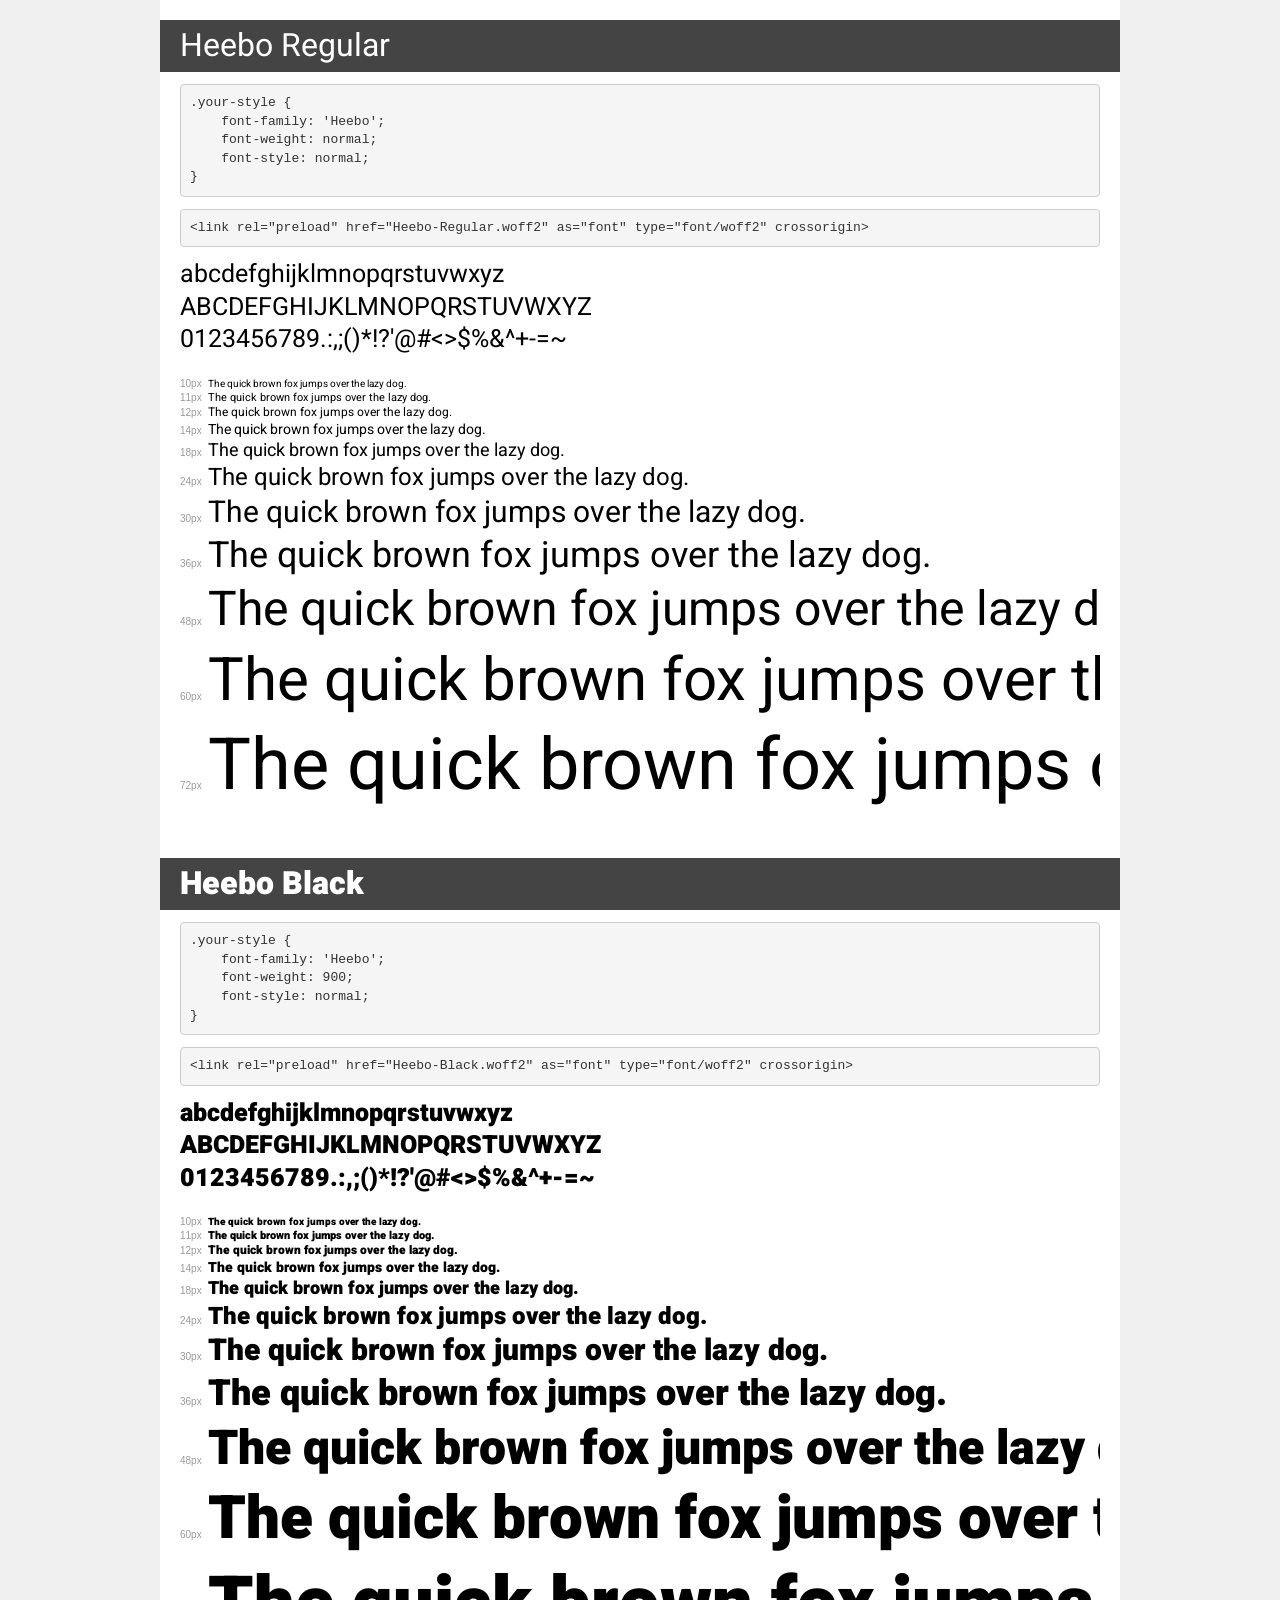
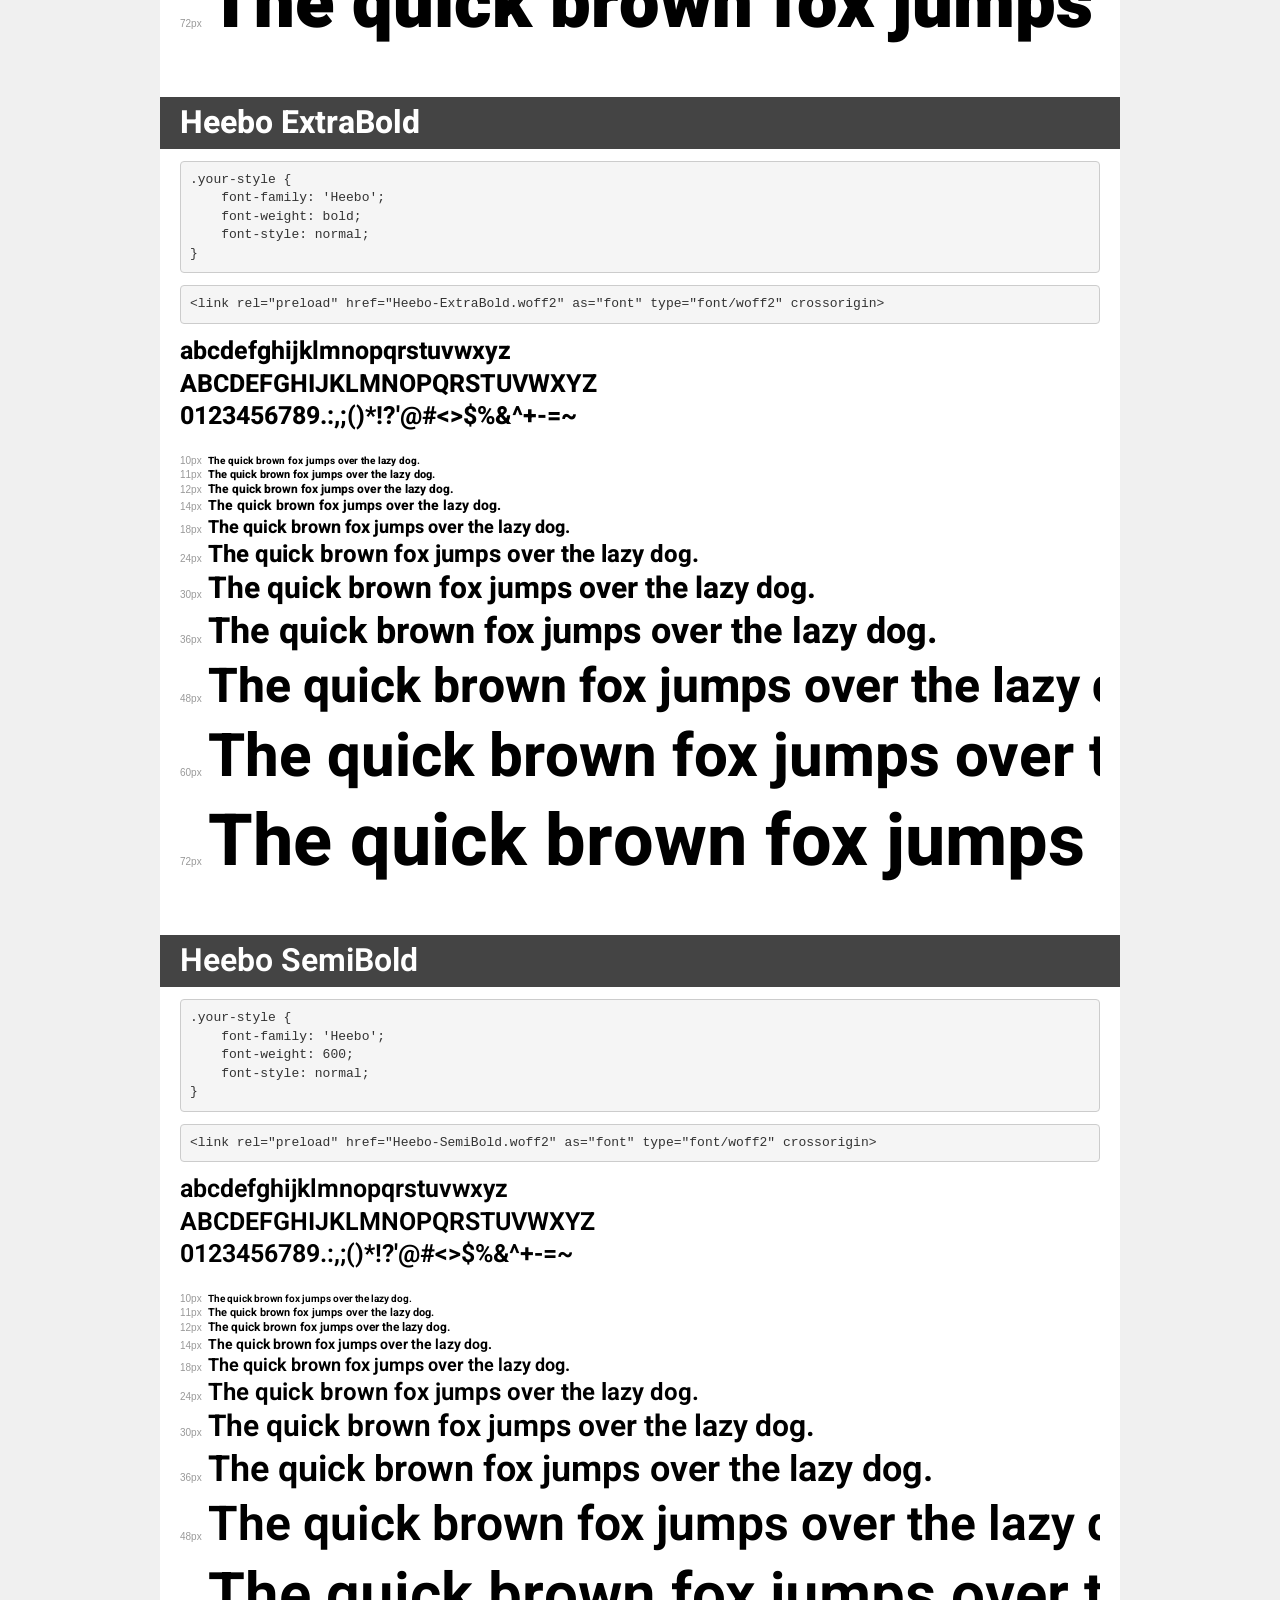
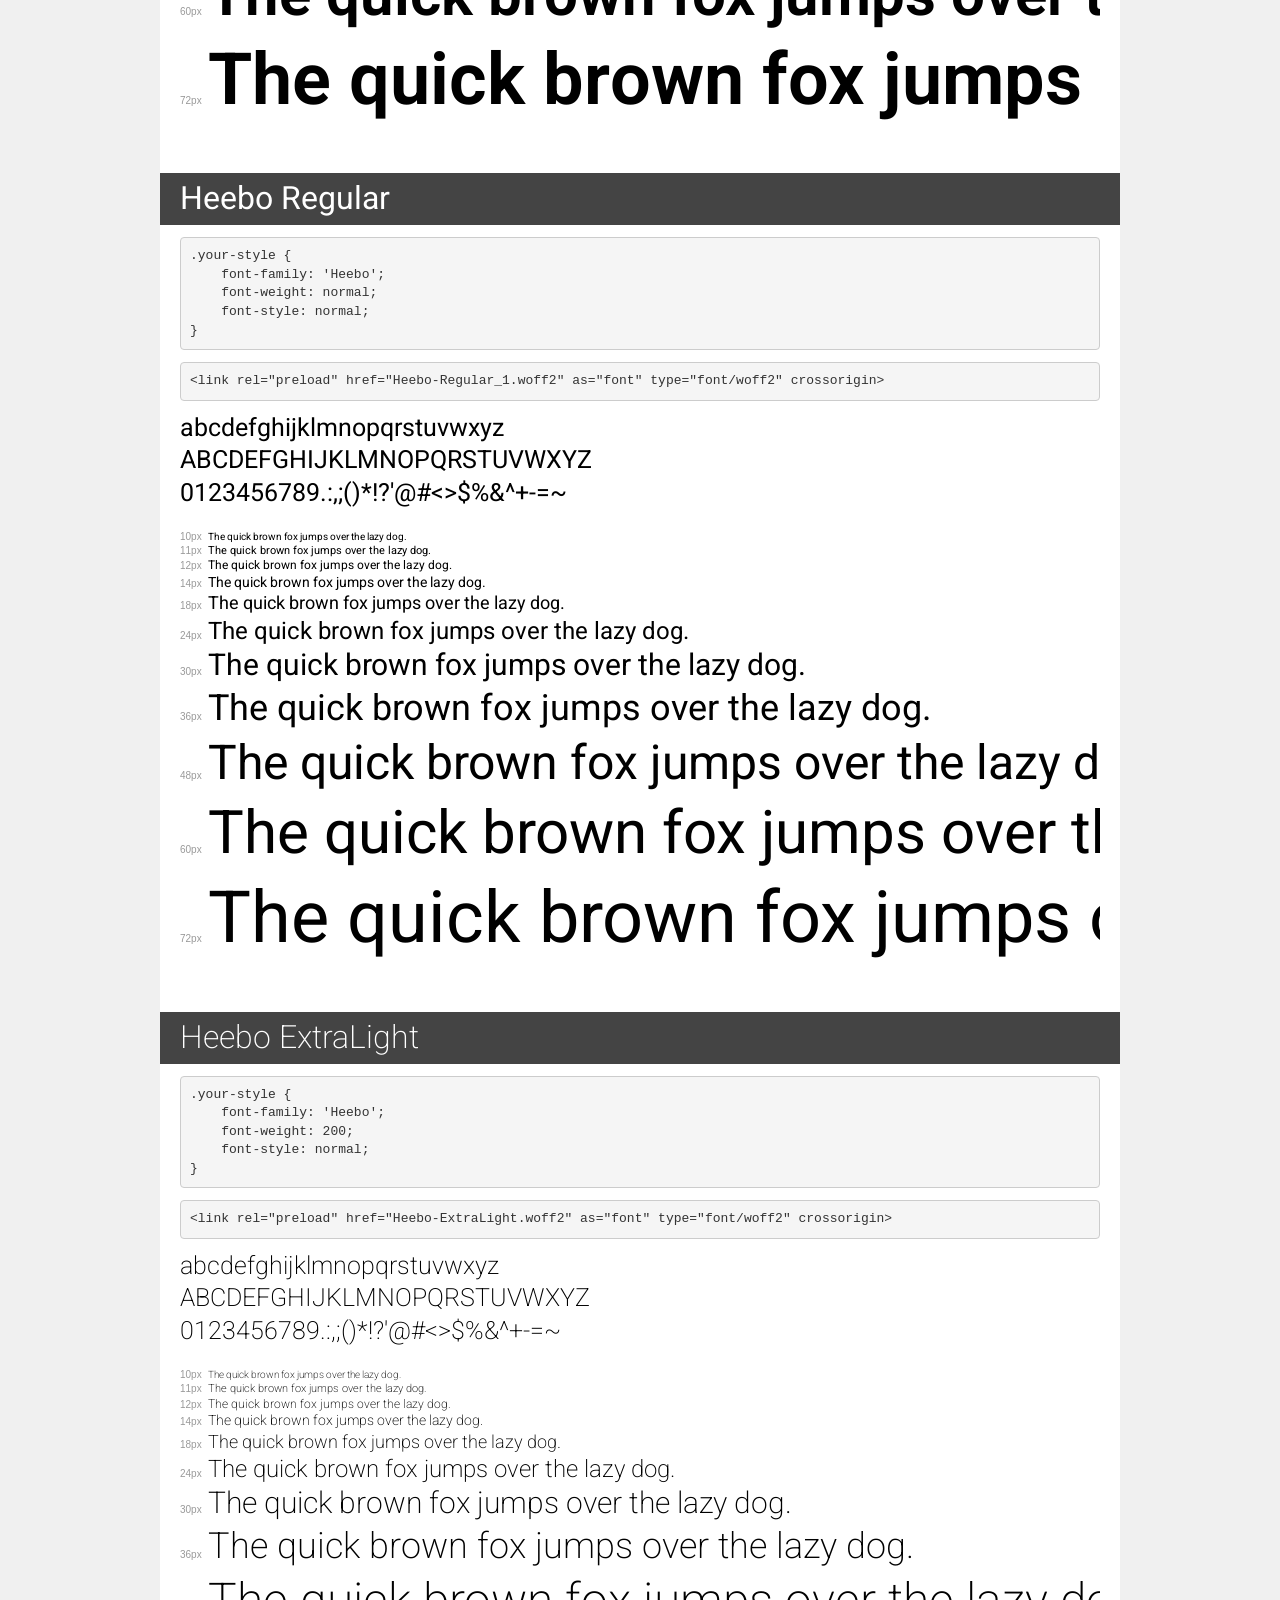
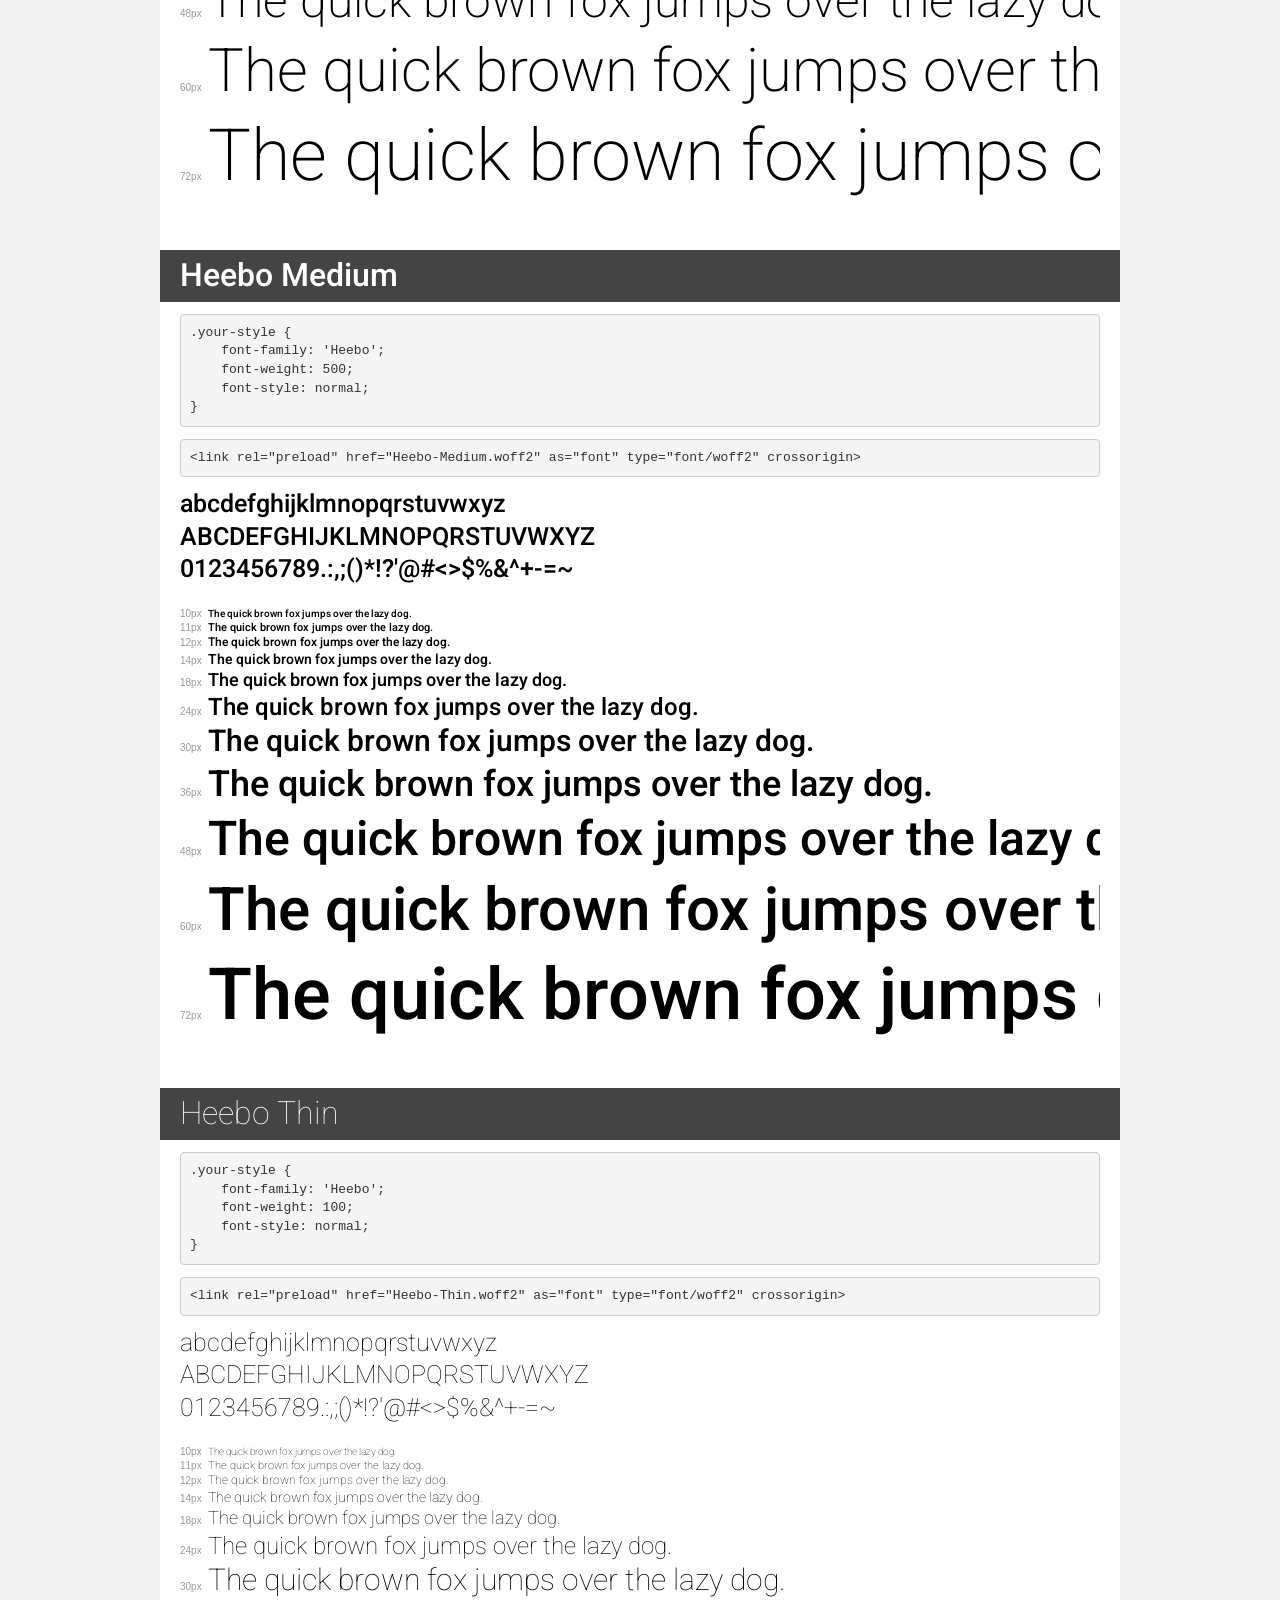
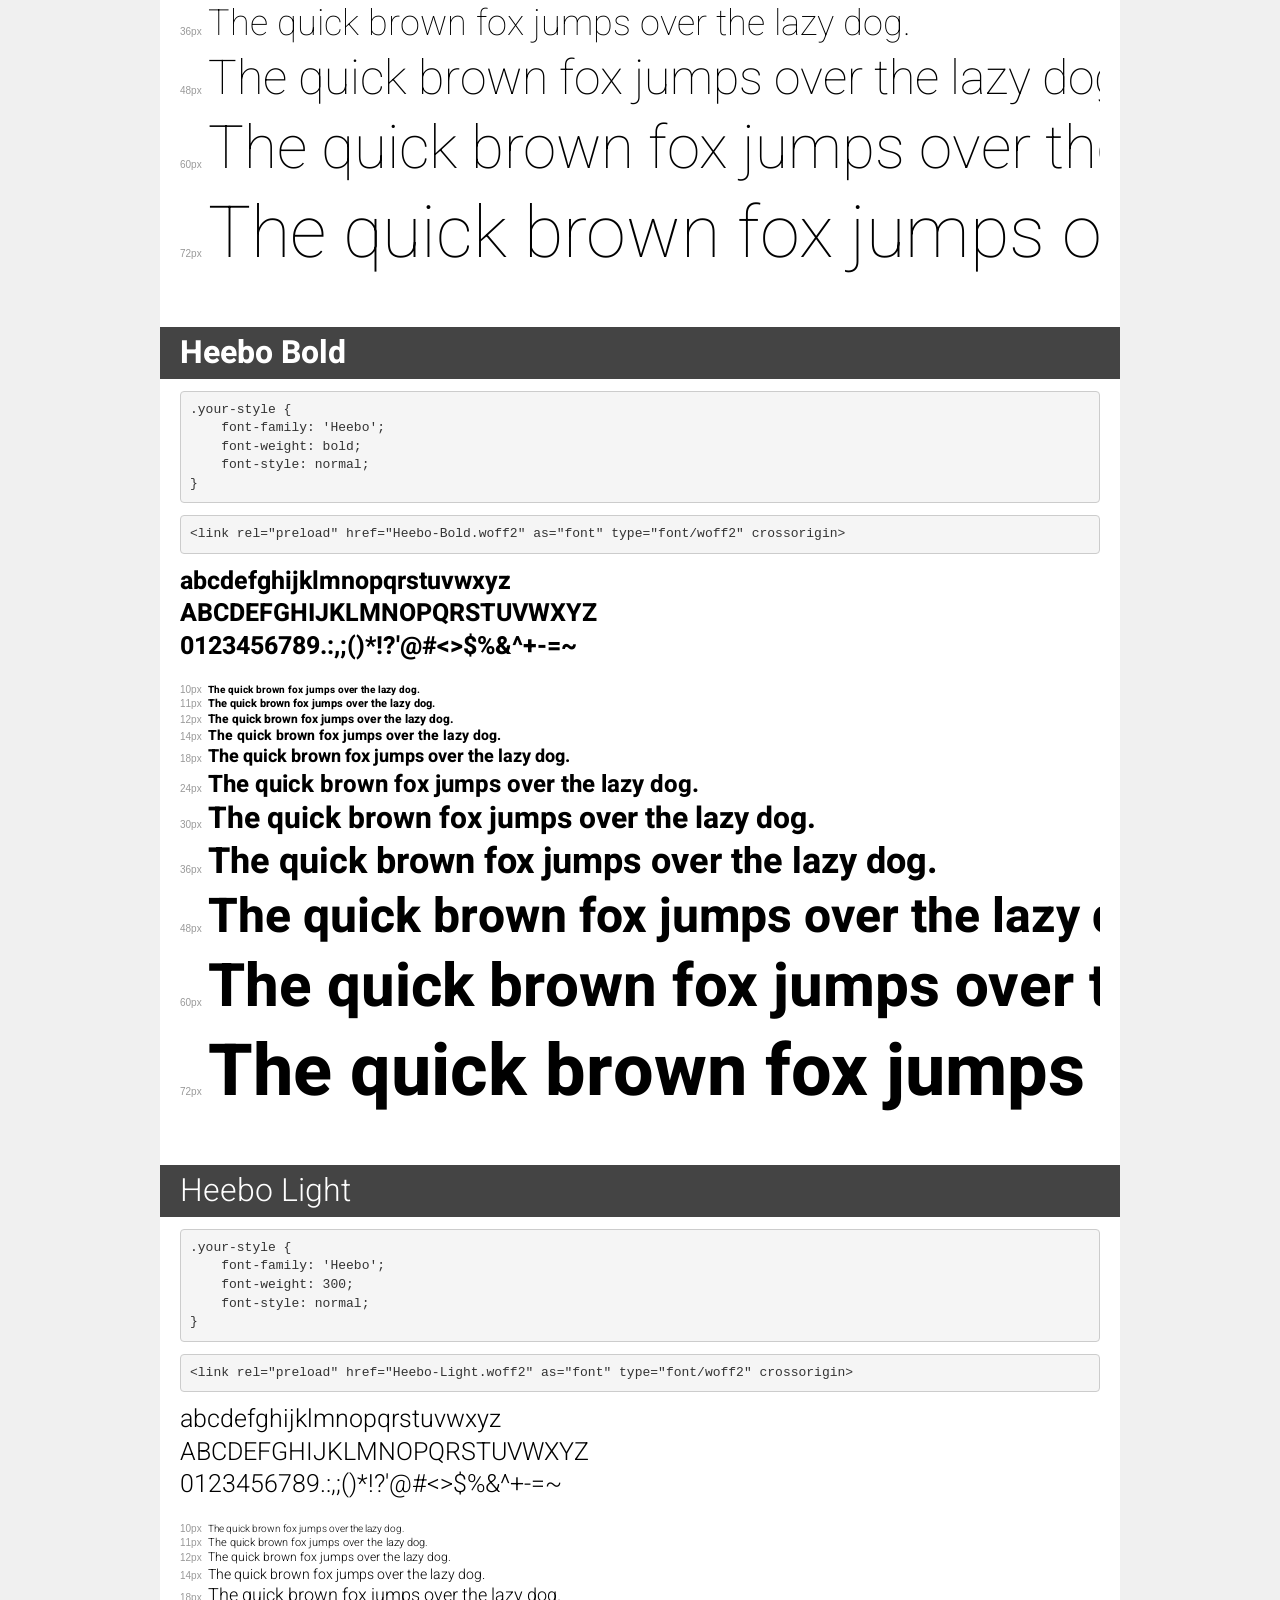
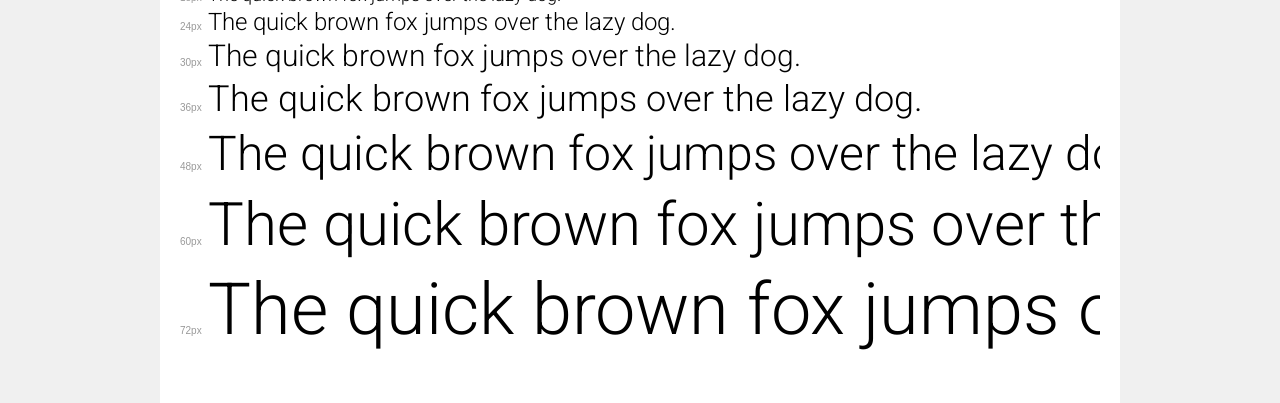
<file: public/assets/fonts/demo.html>
<!DOCTYPE html>
<html lang="en">
<head>
    <meta charset="utf-8">
    <meta http-equiv="X-UA-Compatible" content="IE=edge">
    <meta name="viewport" content="width=device-width, initial-scale=1">
    <meta name="robots" content="noindex, noarchive">
    <meta name="format-detection" content="telephone=no">
    <title>Transfonter demo</title>
    <link href="stylesheet.css" rel="stylesheet">
    <style>
        /*
        http://meyerweb.com/eric/tools/css/reset/
        v2.0 | 20110126
        License: none (public domain)
        */
        html, body, div, span, applet, object, iframe,
        h1, h2, h3, h4, h5, h6, p, blockquote, pre,
        a, abbr, acronym, address, big, cite, code,
        del, dfn, em, img, ins, kbd, q, s, samp,
        small, strike, strong, sub, sup, tt, var,
        b, u, i, center,
        dl, dt, dd, ol, ul, li,
        fieldset, form, label, legend,
        table, caption, tbody, tfoot, thead, tr, th, td,
        article, aside, canvas, details, embed,
        figure, figcaption, footer, header, hgroup,
        menu, nav, output, ruby, section, summary,
        time, mark, audio, video {
            margin: 0;
            padding: 0;
            border: 0;
            font-size: 100%;
            font: inherit;
            vertical-align: baseline;
        }
        /* HTML5 display-role reset for older browsers */
        article, aside, details, figcaption, figure,
        footer, header, hgroup, menu, nav, section {
            display: block;
        }
        body {
            line-height: 1;
        }
        ol, ul {
            list-style: none;
        }
        blockquote, q {
            quotes: none;
        }
        blockquote:before, blockquote:after,
        q:before, q:after {
            content: '';
            content: none;
        }
        table {
            border-collapse: collapse;
            border-spacing: 0;
        }
        /* demo styles */
        body {
            background: #f0f0f0;
            color: #000;
        }
        .page {
            background: #fff;
            width: 920px;
            margin: 0 auto;
            padding: 20px 20px 0 20px;
            overflow: hidden;
        }
        .font-container {
            overflow-x: auto;
            overflow-y: hidden;
            margin-bottom: 40px;
            line-height: 1.3;
            white-space: nowrap;
            padding-bottom: 5px;
        }
        h1 {
            position: relative;
            background: #444;
            font-size: 32px;
            color: #fff;
            padding: 10px 20px;
            margin: 0 -20px 12px -20px;
        }
        .letters {
            font-size: 25px;
            margin-bottom: 20px;
        }
        .s10:before {
            content: '10px';
        }
        .s11:before {
            content: '11px';
        }
        .s12:before {
            content: '12px';
        }
        .s14:before {
            content: '14px';
        }
        .s18:before {
            content: '18px';
        }
        .s24:before {
            content: '24px';
        }
        .s30:before {
            content: '30px';
        }
        .s36:before {
            content: '36px';
        }
        .s48:before {
            content: '48px';
        }
        .s60:before {
            content: '60px';
        }
        .s72:before {
            content: '72px';
        }
        .s10:before, .s11:before, .s12:before, .s14:before,
        .s18:before, .s24:before, .s30:before, .s36:before,
        .s48:before, .s60:before, .s72:before {
            font-family: Arial, sans-serif;
            font-size: 10px;
            font-weight: normal;
            font-style: normal;
            color: #999;
            padding-right: 6px;
        }
        pre {
            display: block;
            padding: 9px;
            margin: 0 0 12px;
            font-family: Monaco, Menlo, Consolas, "Courier New", monospace;
            font-size: 13px;
            line-height: 1.428571429;
            color: #333;
            font-weight: normal;
            font-style: normal;
            background-color: #f5f5f5;
            border: 1px solid #ccc;
            overflow-x: auto;
            border-radius: 4px;
        }
        /* responsive */
        @media (max-width: 959px) {
            .page {
                width: auto;
                margin: 0;
            }
        }
    </style>
</head>
<body>
<div class="page">
    <div class="demo">
        <h1 style="font-family: 'Heebo'; font-weight: normal; font-style: normal;">Heebo Regular</h1>
        <pre title="Usage">.your-style {
    font-family: 'Heebo';
    font-weight: normal;
    font-style: normal;
}</pre>
        <pre title="Preload (optional)">
&lt;link rel=&quot;preload&quot; href=&quot;Heebo-Regular.woff2&quot; as=&quot;font&quot; type=&quot;font/woff2&quot; crossorigin&gt;</pre>
        <div class="font-container" style="font-family: 'Heebo'; font-weight: normal; font-style: normal;">
            <p class="letters">
                abcdefghijklmnopqrstuvwxyz<br>
ABCDEFGHIJKLMNOPQRSTUVWXYZ<br>
                0123456789.:,;()*!?'@#&lt;&gt;$%&^+-=~
            </p>
            <p class="s10" style="font-size: 10px;">The quick brown fox jumps over the lazy dog.</p>
            <p class="s11" style="font-size: 11px;">The quick brown fox jumps over the lazy dog.</p>
            <p class="s12" style="font-size: 12px;">The quick brown fox jumps over the lazy dog.</p>
            <p class="s14" style="font-size: 14px;">The quick brown fox jumps over the lazy dog.</p>
            <p class="s18" style="font-size: 18px;">The quick brown fox jumps over the lazy dog.</p>
            <p class="s24" style="font-size: 24px;">The quick brown fox jumps over the lazy dog.</p>
            <p class="s30" style="font-size: 30px;">The quick brown fox jumps over the lazy dog.</p>
            <p class="s36" style="font-size: 36px;">The quick brown fox jumps over the lazy dog.</p>
            <p class="s48" style="font-size: 48px;">The quick brown fox jumps over the lazy dog.</p>
            <p class="s60" style="font-size: 60px;">The quick brown fox jumps over the lazy dog.</p>
            <p class="s72" style="font-size: 72px;">The quick brown fox jumps over the lazy dog.</p>
        </div>
    </div>

    <div class="demo">
        <h1 style="font-family: 'Heebo'; font-weight: 900; font-style: normal;">Heebo Black</h1>
        <pre title="Usage">.your-style {
    font-family: 'Heebo';
    font-weight: 900;
    font-style: normal;
}</pre>
        <pre title="Preload (optional)">
&lt;link rel=&quot;preload&quot; href=&quot;Heebo-Black.woff2&quot; as=&quot;font&quot; type=&quot;font/woff2&quot; crossorigin&gt;</pre>
        <div class="font-container" style="font-family: 'Heebo'; font-weight: 900; font-style: normal;">
            <p class="letters">
                abcdefghijklmnopqrstuvwxyz<br>
ABCDEFGHIJKLMNOPQRSTUVWXYZ<br>
                0123456789.:,;()*!?'@#&lt;&gt;$%&^+-=~
            </p>
            <p class="s10" style="font-size: 10px;">The quick brown fox jumps over the lazy dog.</p>
            <p class="s11" style="font-size: 11px;">The quick brown fox jumps over the lazy dog.</p>
            <p class="s12" style="font-size: 12px;">The quick brown fox jumps over the lazy dog.</p>
            <p class="s14" style="font-size: 14px;">The quick brown fox jumps over the lazy dog.</p>
            <p class="s18" style="font-size: 18px;">The quick brown fox jumps over the lazy dog.</p>
            <p class="s24" style="font-size: 24px;">The quick brown fox jumps over the lazy dog.</p>
            <p class="s30" style="font-size: 30px;">The quick brown fox jumps over the lazy dog.</p>
            <p class="s36" style="font-size: 36px;">The quick brown fox jumps over the lazy dog.</p>
            <p class="s48" style="font-size: 48px;">The quick brown fox jumps over the lazy dog.</p>
            <p class="s60" style="font-size: 60px;">The quick brown fox jumps over the lazy dog.</p>
            <p class="s72" style="font-size: 72px;">The quick brown fox jumps over the lazy dog.</p>
        </div>
    </div>

    <div class="demo">
        <h1 style="font-family: 'Heebo'; font-weight: bold; font-style: normal;">Heebo ExtraBold</h1>
        <pre title="Usage">.your-style {
    font-family: 'Heebo';
    font-weight: bold;
    font-style: normal;
}</pre>
        <pre title="Preload (optional)">
&lt;link rel=&quot;preload&quot; href=&quot;Heebo-ExtraBold.woff2&quot; as=&quot;font&quot; type=&quot;font/woff2&quot; crossorigin&gt;</pre>
        <div class="font-container" style="font-family: 'Heebo'; font-weight: bold; font-style: normal;">
            <p class="letters">
                abcdefghijklmnopqrstuvwxyz<br>
ABCDEFGHIJKLMNOPQRSTUVWXYZ<br>
                0123456789.:,;()*!?'@#&lt;&gt;$%&^+-=~
            </p>
            <p class="s10" style="font-size: 10px;">The quick brown fox jumps over the lazy dog.</p>
            <p class="s11" style="font-size: 11px;">The quick brown fox jumps over the lazy dog.</p>
            <p class="s12" style="font-size: 12px;">The quick brown fox jumps over the lazy dog.</p>
            <p class="s14" style="font-size: 14px;">The quick brown fox jumps over the lazy dog.</p>
            <p class="s18" style="font-size: 18px;">The quick brown fox jumps over the lazy dog.</p>
            <p class="s24" style="font-size: 24px;">The quick brown fox jumps over the lazy dog.</p>
            <p class="s30" style="font-size: 30px;">The quick brown fox jumps over the lazy dog.</p>
            <p class="s36" style="font-size: 36px;">The quick brown fox jumps over the lazy dog.</p>
            <p class="s48" style="font-size: 48px;">The quick brown fox jumps over the lazy dog.</p>
            <p class="s60" style="font-size: 60px;">The quick brown fox jumps over the lazy dog.</p>
            <p class="s72" style="font-size: 72px;">The quick brown fox jumps over the lazy dog.</p>
        </div>
    </div>

    <div class="demo">
        <h1 style="font-family: 'Heebo'; font-weight: 600; font-style: normal;">Heebo SemiBold</h1>
        <pre title="Usage">.your-style {
    font-family: 'Heebo';
    font-weight: 600;
    font-style: normal;
}</pre>
        <pre title="Preload (optional)">
&lt;link rel=&quot;preload&quot; href=&quot;Heebo-SemiBold.woff2&quot; as=&quot;font&quot; type=&quot;font/woff2&quot; crossorigin&gt;</pre>
        <div class="font-container" style="font-family: 'Heebo'; font-weight: 600; font-style: normal;">
            <p class="letters">
                abcdefghijklmnopqrstuvwxyz<br>
ABCDEFGHIJKLMNOPQRSTUVWXYZ<br>
                0123456789.:,;()*!?'@#&lt;&gt;$%&^+-=~
            </p>
            <p class="s10" style="font-size: 10px;">The quick brown fox jumps over the lazy dog.</p>
            <p class="s11" style="font-size: 11px;">The quick brown fox jumps over the lazy dog.</p>
            <p class="s12" style="font-size: 12px;">The quick brown fox jumps over the lazy dog.</p>
            <p class="s14" style="font-size: 14px;">The quick brown fox jumps over the lazy dog.</p>
            <p class="s18" style="font-size: 18px;">The quick brown fox jumps over the lazy dog.</p>
            <p class="s24" style="font-size: 24px;">The quick brown fox jumps over the lazy dog.</p>
            <p class="s30" style="font-size: 30px;">The quick brown fox jumps over the lazy dog.</p>
            <p class="s36" style="font-size: 36px;">The quick brown fox jumps over the lazy dog.</p>
            <p class="s48" style="font-size: 48px;">The quick brown fox jumps over the lazy dog.</p>
            <p class="s60" style="font-size: 60px;">The quick brown fox jumps over the lazy dog.</p>
            <p class="s72" style="font-size: 72px;">The quick brown fox jumps over the lazy dog.</p>
        </div>
    </div>

    <div class="demo">
        <h1 style="font-family: 'Heebo'; font-weight: normal; font-style: normal;">Heebo Regular</h1>
        <pre title="Usage">.your-style {
    font-family: 'Heebo';
    font-weight: normal;
    font-style: normal;
}</pre>
        <pre title="Preload (optional)">
&lt;link rel=&quot;preload&quot; href=&quot;Heebo-Regular_1.woff2&quot; as=&quot;font&quot; type=&quot;font/woff2&quot; crossorigin&gt;</pre>
        <div class="font-container" style="font-family: 'Heebo'; font-weight: normal; font-style: normal;">
            <p class="letters">
                abcdefghijklmnopqrstuvwxyz<br>
ABCDEFGHIJKLMNOPQRSTUVWXYZ<br>
                0123456789.:,;()*!?'@#&lt;&gt;$%&^+-=~
            </p>
            <p class="s10" style="font-size: 10px;">The quick brown fox jumps over the lazy dog.</p>
            <p class="s11" style="font-size: 11px;">The quick brown fox jumps over the lazy dog.</p>
            <p class="s12" style="font-size: 12px;">The quick brown fox jumps over the lazy dog.</p>
            <p class="s14" style="font-size: 14px;">The quick brown fox jumps over the lazy dog.</p>
            <p class="s18" style="font-size: 18px;">The quick brown fox jumps over the lazy dog.</p>
            <p class="s24" style="font-size: 24px;">The quick brown fox jumps over the lazy dog.</p>
            <p class="s30" style="font-size: 30px;">The quick brown fox jumps over the lazy dog.</p>
            <p class="s36" style="font-size: 36px;">The quick brown fox jumps over the lazy dog.</p>
            <p class="s48" style="font-size: 48px;">The quick brown fox jumps over the lazy dog.</p>
            <p class="s60" style="font-size: 60px;">The quick brown fox jumps over the lazy dog.</p>
            <p class="s72" style="font-size: 72px;">The quick brown fox jumps over the lazy dog.</p>
        </div>
    </div>

    <div class="demo">
        <h1 style="font-family: 'Heebo'; font-weight: 200; font-style: normal;">Heebo ExtraLight</h1>
        <pre title="Usage">.your-style {
    font-family: 'Heebo';
    font-weight: 200;
    font-style: normal;
}</pre>
        <pre title="Preload (optional)">
&lt;link rel=&quot;preload&quot; href=&quot;Heebo-ExtraLight.woff2&quot; as=&quot;font&quot; type=&quot;font/woff2&quot; crossorigin&gt;</pre>
        <div class="font-container" style="font-family: 'Heebo'; font-weight: 200; font-style: normal;">
            <p class="letters">
                abcdefghijklmnopqrstuvwxyz<br>
ABCDEFGHIJKLMNOPQRSTUVWXYZ<br>
                0123456789.:,;()*!?'@#&lt;&gt;$%&^+-=~
            </p>
            <p class="s10" style="font-size: 10px;">The quick brown fox jumps over the lazy dog.</p>
            <p class="s11" style="font-size: 11px;">The quick brown fox jumps over the lazy dog.</p>
            <p class="s12" style="font-size: 12px;">The quick brown fox jumps over the lazy dog.</p>
            <p class="s14" style="font-size: 14px;">The quick brown fox jumps over the lazy dog.</p>
            <p class="s18" style="font-size: 18px;">The quick brown fox jumps over the lazy dog.</p>
            <p class="s24" style="font-size: 24px;">The quick brown fox jumps over the lazy dog.</p>
            <p class="s30" style="font-size: 30px;">The quick brown fox jumps over the lazy dog.</p>
            <p class="s36" style="font-size: 36px;">The quick brown fox jumps over the lazy dog.</p>
            <p class="s48" style="font-size: 48px;">The quick brown fox jumps over the lazy dog.</p>
            <p class="s60" style="font-size: 60px;">The quick brown fox jumps over the lazy dog.</p>
            <p class="s72" style="font-size: 72px;">The quick brown fox jumps over the lazy dog.</p>
        </div>
    </div>

    <div class="demo">
        <h1 style="font-family: 'Heebo'; font-weight: 500; font-style: normal;">Heebo Medium</h1>
        <pre title="Usage">.your-style {
    font-family: 'Heebo';
    font-weight: 500;
    font-style: normal;
}</pre>
        <pre title="Preload (optional)">
&lt;link rel=&quot;preload&quot; href=&quot;Heebo-Medium.woff2&quot; as=&quot;font&quot; type=&quot;font/woff2&quot; crossorigin&gt;</pre>
        <div class="font-container" style="font-family: 'Heebo'; font-weight: 500; font-style: normal;">
            <p class="letters">
                abcdefghijklmnopqrstuvwxyz<br>
ABCDEFGHIJKLMNOPQRSTUVWXYZ<br>
                0123456789.:,;()*!?'@#&lt;&gt;$%&^+-=~
            </p>
            <p class="s10" style="font-size: 10px;">The quick brown fox jumps over the lazy dog.</p>
            <p class="s11" style="font-size: 11px;">The quick brown fox jumps over the lazy dog.</p>
            <p class="s12" style="font-size: 12px;">The quick brown fox jumps over the lazy dog.</p>
            <p class="s14" style="font-size: 14px;">The quick brown fox jumps over the lazy dog.</p>
            <p class="s18" style="font-size: 18px;">The quick brown fox jumps over the lazy dog.</p>
            <p class="s24" style="font-size: 24px;">The quick brown fox jumps over the lazy dog.</p>
            <p class="s30" style="font-size: 30px;">The quick brown fox jumps over the lazy dog.</p>
            <p class="s36" style="font-size: 36px;">The quick brown fox jumps over the lazy dog.</p>
            <p class="s48" style="font-size: 48px;">The quick brown fox jumps over the lazy dog.</p>
            <p class="s60" style="font-size: 60px;">The quick brown fox jumps over the lazy dog.</p>
            <p class="s72" style="font-size: 72px;">The quick brown fox jumps over the lazy dog.</p>
        </div>
    </div>

    <div class="demo">
        <h1 style="font-family: 'Heebo'; font-weight: 100; font-style: normal;">Heebo Thin</h1>
        <pre title="Usage">.your-style {
    font-family: 'Heebo';
    font-weight: 100;
    font-style: normal;
}</pre>
        <pre title="Preload (optional)">
&lt;link rel=&quot;preload&quot; href=&quot;Heebo-Thin.woff2&quot; as=&quot;font&quot; type=&quot;font/woff2&quot; crossorigin&gt;</pre>
        <div class="font-container" style="font-family: 'Heebo'; font-weight: 100; font-style: normal;">
            <p class="letters">
                abcdefghijklmnopqrstuvwxyz<br>
ABCDEFGHIJKLMNOPQRSTUVWXYZ<br>
                0123456789.:,;()*!?'@#&lt;&gt;$%&^+-=~
            </p>
            <p class="s10" style="font-size: 10px;">The quick brown fox jumps over the lazy dog.</p>
            <p class="s11" style="font-size: 11px;">The quick brown fox jumps over the lazy dog.</p>
            <p class="s12" style="font-size: 12px;">The quick brown fox jumps over the lazy dog.</p>
            <p class="s14" style="font-size: 14px;">The quick brown fox jumps over the lazy dog.</p>
            <p class="s18" style="font-size: 18px;">The quick brown fox jumps over the lazy dog.</p>
            <p class="s24" style="font-size: 24px;">The quick brown fox jumps over the lazy dog.</p>
            <p class="s30" style="font-size: 30px;">The quick brown fox jumps over the lazy dog.</p>
            <p class="s36" style="font-size: 36px;">The quick brown fox jumps over the lazy dog.</p>
            <p class="s48" style="font-size: 48px;">The quick brown fox jumps over the lazy dog.</p>
            <p class="s60" style="font-size: 60px;">The quick brown fox jumps over the lazy dog.</p>
            <p class="s72" style="font-size: 72px;">The quick brown fox jumps over the lazy dog.</p>
        </div>
    </div>

    <div class="demo">
        <h1 style="font-family: 'Heebo'; font-weight: bold; font-style: normal;">Heebo Bold</h1>
        <pre title="Usage">.your-style {
    font-family: 'Heebo';
    font-weight: bold;
    font-style: normal;
}</pre>
        <pre title="Preload (optional)">
&lt;link rel=&quot;preload&quot; href=&quot;Heebo-Bold.woff2&quot; as=&quot;font&quot; type=&quot;font/woff2&quot; crossorigin&gt;</pre>
        <div class="font-container" style="font-family: 'Heebo'; font-weight: bold; font-style: normal;">
            <p class="letters">
                abcdefghijklmnopqrstuvwxyz<br>
ABCDEFGHIJKLMNOPQRSTUVWXYZ<br>
                0123456789.:,;()*!?'@#&lt;&gt;$%&^+-=~
            </p>
            <p class="s10" style="font-size: 10px;">The quick brown fox jumps over the lazy dog.</p>
            <p class="s11" style="font-size: 11px;">The quick brown fox jumps over the lazy dog.</p>
            <p class="s12" style="font-size: 12px;">The quick brown fox jumps over the lazy dog.</p>
            <p class="s14" style="font-size: 14px;">The quick brown fox jumps over the lazy dog.</p>
            <p class="s18" style="font-size: 18px;">The quick brown fox jumps over the lazy dog.</p>
            <p class="s24" style="font-size: 24px;">The quick brown fox jumps over the lazy dog.</p>
            <p class="s30" style="font-size: 30px;">The quick brown fox jumps over the lazy dog.</p>
            <p class="s36" style="font-size: 36px;">The quick brown fox jumps over the lazy dog.</p>
            <p class="s48" style="font-size: 48px;">The quick brown fox jumps over the lazy dog.</p>
            <p class="s60" style="font-size: 60px;">The quick brown fox jumps over the lazy dog.</p>
            <p class="s72" style="font-size: 72px;">The quick brown fox jumps over the lazy dog.</p>
        </div>
    </div>

    <div class="demo">
        <h1 style="font-family: 'Heebo'; font-weight: 300; font-style: normal;">Heebo Light</h1>
        <pre title="Usage">.your-style {
    font-family: 'Heebo';
    font-weight: 300;
    font-style: normal;
}</pre>
        <pre title="Preload (optional)">
&lt;link rel=&quot;preload&quot; href=&quot;Heebo-Light.woff2&quot; as=&quot;font&quot; type=&quot;font/woff2&quot; crossorigin&gt;</pre>
        <div class="font-container" style="font-family: 'Heebo'; font-weight: 300; font-style: normal;">
            <p class="letters">
                abcdefghijklmnopqrstuvwxyz<br>
ABCDEFGHIJKLMNOPQRSTUVWXYZ<br>
                0123456789.:,;()*!?'@#&lt;&gt;$%&^+-=~
            </p>
            <p class="s10" style="font-size: 10px;">The quick brown fox jumps over the lazy dog.</p>
            <p class="s11" style="font-size: 11px;">The quick brown fox jumps over the lazy dog.</p>
            <p class="s12" style="font-size: 12px;">The quick brown fox jumps over the lazy dog.</p>
            <p class="s14" style="font-size: 14px;">The quick brown fox jumps over the lazy dog.</p>
            <p class="s18" style="font-size: 18px;">The quick brown fox jumps over the lazy dog.</p>
            <p class="s24" style="font-size: 24px;">The quick brown fox jumps over the lazy dog.</p>
            <p class="s30" style="font-size: 30px;">The quick brown fox jumps over the lazy dog.</p>
            <p class="s36" style="font-size: 36px;">The quick brown fox jumps over the lazy dog.</p>
            <p class="s48" style="font-size: 48px;">The quick brown fox jumps over the lazy dog.</p>
            <p class="s60" style="font-size: 60px;">The quick brown fox jumps over the lazy dog.</p>
            <p class="s72" style="font-size: 72px;">The quick brown fox jumps over the lazy dog.</p>
        </div>
    </div>

</div>
</body>
</html>
</file>
<file: public/assets/fonts/stylesheet.css>
@font-face {
    font-family: 'Heebo';
    src: url('Heebo-Regular.eot');
    src: url('Heebo-Regular.eot?#iefix') format('embedded-opentype'),
        url('Heebo-Regular.woff2') format('woff2'),
        url('Heebo-Regular.woff') format('woff'),
        url('Heebo-Regular.ttf') format('truetype'),
        url('Heebo-Regular.svg#Heebo-Regular') format('svg');
    font-weight: normal;
    font-style: normal;
    font-display: swap;
}

@font-face {
    font-family: 'Heebo';
    src: url('Heebo-Black.eot');
    src: url('Heebo-Black.eot?#iefix') format('embedded-opentype'),
        url('Heebo-Black.woff2') format('woff2'),
        url('Heebo-Black.woff') format('woff'),
        url('Heebo-Black.ttf') format('truetype'),
        url('Heebo-Black.svg#Heebo-Black') format('svg');
    font-weight: 900;
    font-style: normal;
    font-display: swap;
}

@font-face {
    font-family: 'Heebo';
    src: url('Heebo-ExtraBold.eot');
    src: url('Heebo-ExtraBold.eot?#iefix') format('embedded-opentype'),
        url('Heebo-ExtraBold.woff2') format('woff2'),
        url('Heebo-ExtraBold.woff') format('woff'),
        url('Heebo-ExtraBold.ttf') format('truetype'),
        url('Heebo-ExtraBold.svg#Heebo-ExtraBold') format('svg');
    font-weight: bold;
    font-style: normal;
    font-display: swap;
}

@font-face {
    font-family: 'Heebo';
    src: url('Heebo-SemiBold.eot');
    src: url('Heebo-SemiBold.eot?#iefix') format('embedded-opentype'),
        url('Heebo-SemiBold.woff2') format('woff2'),
        url('Heebo-SemiBold.woff') format('woff'),
        url('Heebo-SemiBold.ttf') format('truetype'),
        url('Heebo-SemiBold.svg#Heebo-SemiBold') format('svg');
    font-weight: 600;
    font-style: normal;
    font-display: swap;
}

@font-face {
    font-family: 'Heebo';
    src: url('Heebo-Regular_1.eot');
    src: url('Heebo-Regular_1.eot?#iefix') format('embedded-opentype'),
        url('Heebo-Regular_1.woff2') format('woff2'),
        url('Heebo-Regular_1.woff') format('woff'),
        url('Heebo-Regular_1.ttf') format('truetype'),
        url('Heebo-Regular_1.svg#Heebo-Regular') format('svg');
    font-weight: normal;
    font-style: normal;
    font-display: swap;
}

@font-face {
    font-family: 'Heebo';
    src: url('Heebo-ExtraLight.eot');
    src: url('Heebo-ExtraLight.eot?#iefix') format('embedded-opentype'),
        url('Heebo-ExtraLight.woff2') format('woff2'),
        url('Heebo-ExtraLight.woff') format('woff'),
        url('Heebo-ExtraLight.ttf') format('truetype'),
        url('Heebo-ExtraLight.svg#Heebo-ExtraLight') format('svg');
    font-weight: 200;
    font-style: normal;
    font-display: swap;
}

@font-face {
    font-family: 'Heebo';
    src: url('Heebo-Medium.eot');
    src: url('Heebo-Medium.eot?#iefix') format('embedded-opentype'),
        url('Heebo-Medium.woff2') format('woff2'),
        url('Heebo-Medium.woff') format('woff'),
        url('Heebo-Medium.ttf') format('truetype'),
        url('Heebo-Medium.svg#Heebo-Medium') format('svg');
    font-weight: 500;
    font-style: normal;
    font-display: swap;
}

@font-face {
    font-family: 'Heebo';
    src: url('Heebo-Thin.eot');
    src: url('Heebo-Thin.eot?#iefix') format('embedded-opentype'),
        url('Heebo-Thin.woff2') format('woff2'),
        url('Heebo-Thin.woff') format('woff'),
        url('Heebo-Thin.ttf') format('truetype'),
        url('Heebo-Thin.svg#Heebo-Thin') format('svg');
    font-weight: 100;
    font-style: normal;
    font-display: swap;
}

@font-face {
    font-family: 'Heebo';
    src: url('Heebo-Bold.eot');
    src: url('Heebo-Bold.eot?#iefix') format('embedded-opentype'),
        url('Heebo-Bold.woff2') format('woff2'),
        url('Heebo-Bold.woff') format('woff'),
        url('Heebo-Bold.ttf') format('truetype'),
        url('Heebo-Bold.svg#Heebo-Bold') format('svg');
    font-weight: bold;
    font-style: normal;
    font-display: swap;
}

@font-face {
    font-family: 'Heebo';
    src: url('Heebo-Light.eot');
    src: url('Heebo-Light.eot?#iefix') format('embedded-opentype'),
        url('Heebo-Light.woff2') format('woff2'),
        url('Heebo-Light.woff') format('woff'),
        url('Heebo-Light.ttf') format('truetype'),
        url('Heebo-Light.svg#Heebo-Light') format('svg');
    font-weight: 300;
    font-style: normal;
    font-display: swap;
}
</file>
